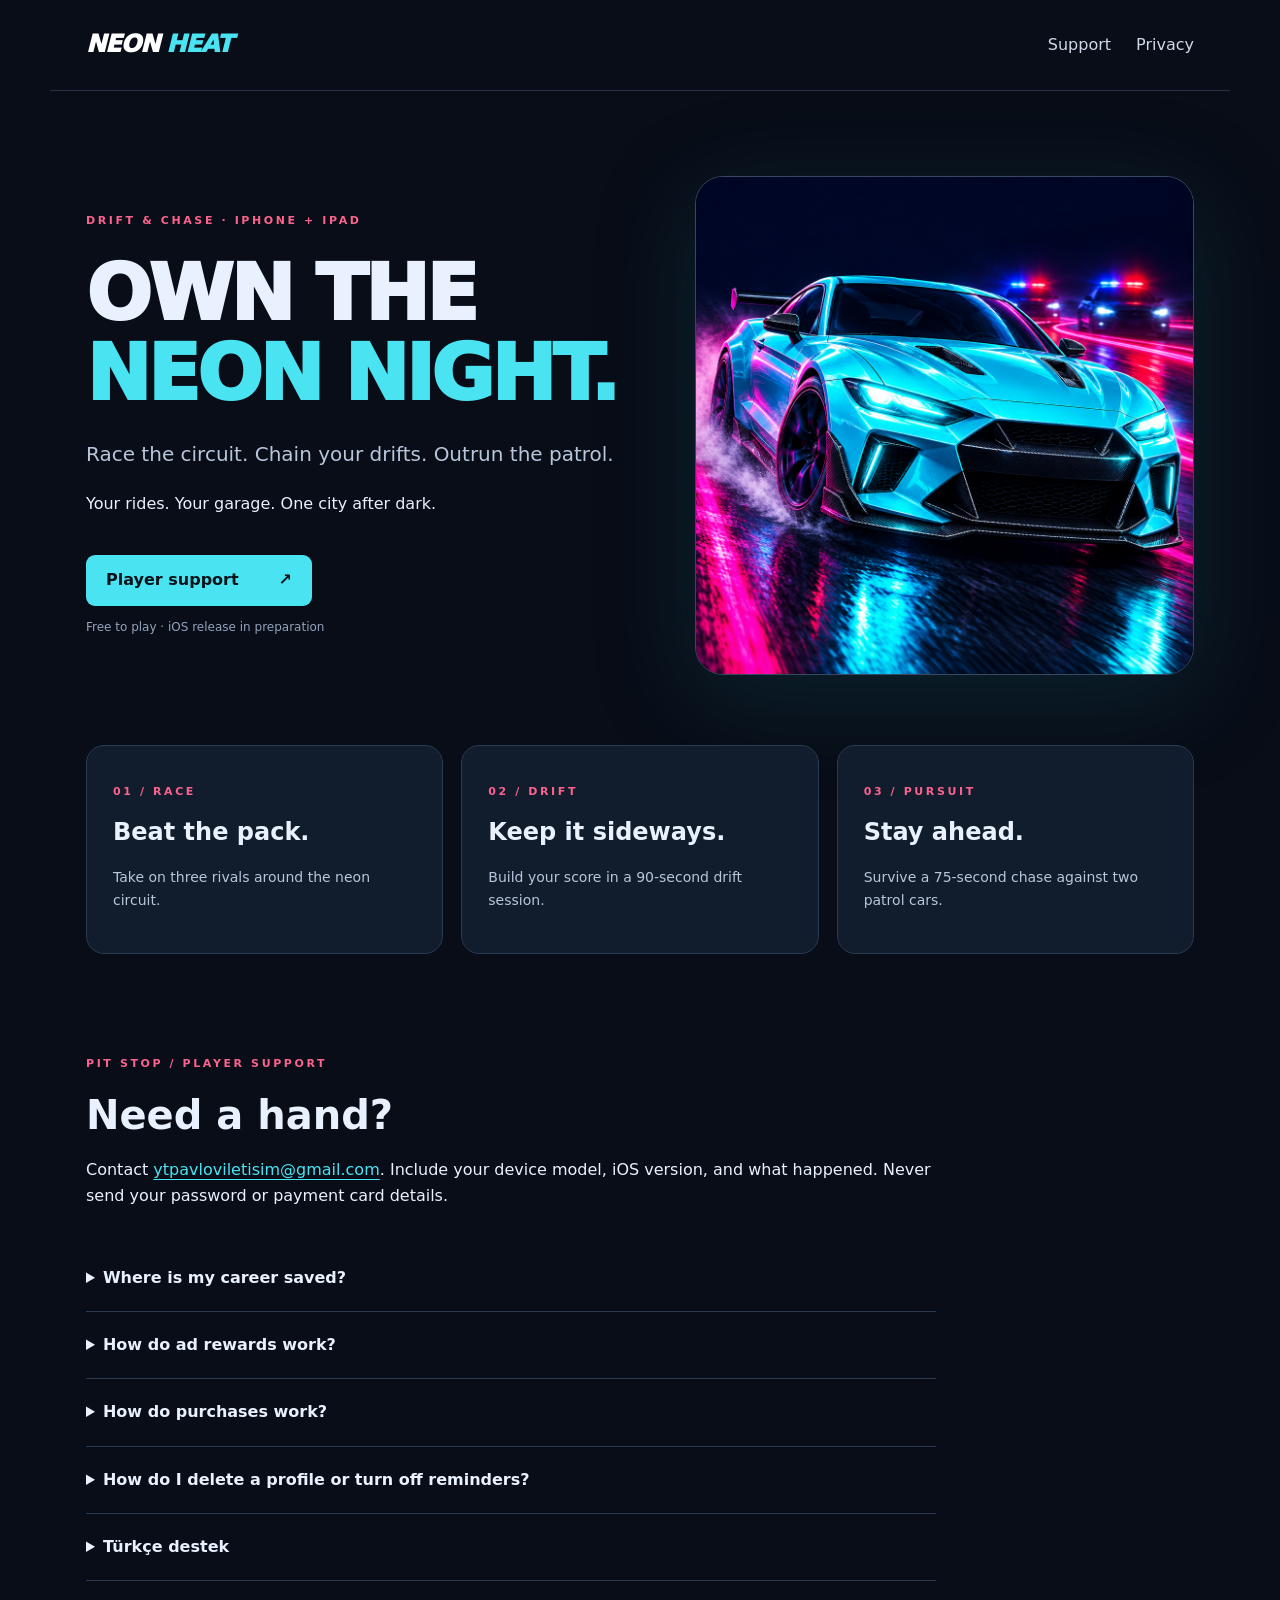
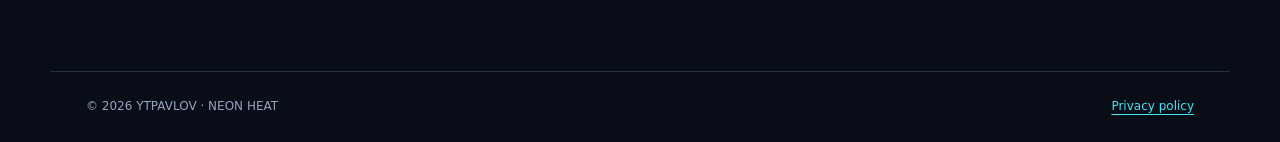
<file: index.html>
<!doctype html>
<html lang="en"><head><meta charset="utf-8"><meta name="viewport" content="width=device-width,initial-scale=1"><meta name="description" content="NEON HEAT: Drift & Chase — arcade racing for iPhone and iPad. Player support and privacy information."><title>NEON HEAT · Player Support</title><link rel="icon" href="icon.png"><link rel="stylesheet" href="style.css"></head>
<body><header><a href="./" class="wordmark">NEON <span>HEAT</span></a><nav><a href="#support">Support</a><a href="privacy.html">Privacy</a></nav></header><main>
<section class="hero"><div><p class="eyebrow">DRIFT & CHASE · IPHONE + IPAD</p><h1>OWN THE<br><span>NEON NIGHT.</span></h1><p class="lede">Race the circuit. Chain your drifts. Outrun the patrol.</p><p>Your rides. Your garage. One city after dark.</p><a class="button" href="#support">Player support <span>↗</span></a><p class="small">Free to play · iOS release in preparation</p></div><img class="hero-icon" src="icon.png" alt="NEON HEAT app icon: a cyan sports car under neon lights"></section>
<section class="modes"><article><p class="eyebrow">01 / RACE</p><h2>Beat the pack.</h2><p>Take on three rivals around the neon circuit.</p></article><article><p class="eyebrow">02 / DRIFT</p><h2>Keep it sideways.</h2><p>Build your score in a 90-second drift session.</p></article><article><p class="eyebrow">03 / PURSUIT</p><h2>Stay ahead.</h2><p>Survive a 75-second chase against two patrol cars.</p></article></section>
<section id="support" class="support"><p class="eyebrow">PIT STOP / PLAYER SUPPORT</p><h2>Need a hand?</h2><p>Contact <a href="mailto:ytpavloviletisim@gmail.com">ytpavloviletisim@gmail.com</a>. Include your device model, iOS version, and what happened. Never send your password or payment card details.</p><div class="faq">
<details><summary>Where is my career saved?</summary><p>Your career is stored on this device. Signing in selects your local driver profile; it does not sync progress between devices. Keep the app installed to retain progress.</p></details>
<details><summary>How do ad rewards work?</summary><p>Choose an optional rewarded video for a second chance after capture or to double session winnings. A reward is granted only after the ad service confirms completion. Closing an ad early does not grant a reward. An ad may be unavailable.</p></details>
<details><summary>How do purchases work?</summary><p>The game is free. Optional coin packs, permanent ad-free VIP and premium vehicles use Apple's purchase system at the price shown by the App Store. In the upcoming seven-vehicle build, five vehicles can be earned with in-game coins; M4 and RS5 are separate permanent purchases. Cosmetics and upgrades use in-game coins. VIP removes every ad; eligible reward benefits remain subject to each session's limits. Use Restore Purchases with the same Apple purchase account for VIP and premium vehicles. Coins are consumable items and are not restored. For a missing completed purchase, contact support with the transaction reference, never your card details.</p></details>
<details><summary>How do I delete a profile or turn off reminders?</summary><p>Open Settings in the game to delete the current local profile, change notification preferences, or sign out. You can also disable notifications in iOS Settings. Profile deletion is permanent and removes its local career.</p></details>
<details><summary>Türkçe destek</summary><p>Destek için <a href="mailto:ytpavloviletisim@gmail.com">ytpavloviletisim@gmail.com</a> adresine yazabilirsin. Cihaz modeli, iOS sürümü ve yaşadığın sorunu ekle. Kariyer bu cihazda saklanır; hesapla giriş yapmak cihazlar arasında kayıt eşitlemez. Reklam erken kapatılırsa ödül verilmez. Oyun ücretsizdir. Hazırlanan yedi araçlı sürümde beş araç oyun parasıyla açılır; M4 ve RS5 ayrı, kalıcı satın almalardır. Tek seferlik VIP tüm reklamları kaldırır. VIP ve premium araçlar aynı Apple satın alma hesabıyla Satın Almaları Geri Yükle üzerinden geri yüklenebilir; harcanan oyun parası geri yüklenmez. Bildirimler ve yerel profil silme seçeneği oyun ayarlarındadır.</p></details>
</div></section></main><footer><span>© 2026 YTPAVLOV · NEON HEAT</span><a href="privacy.html">Privacy policy</a></footer></body></html>
</file>
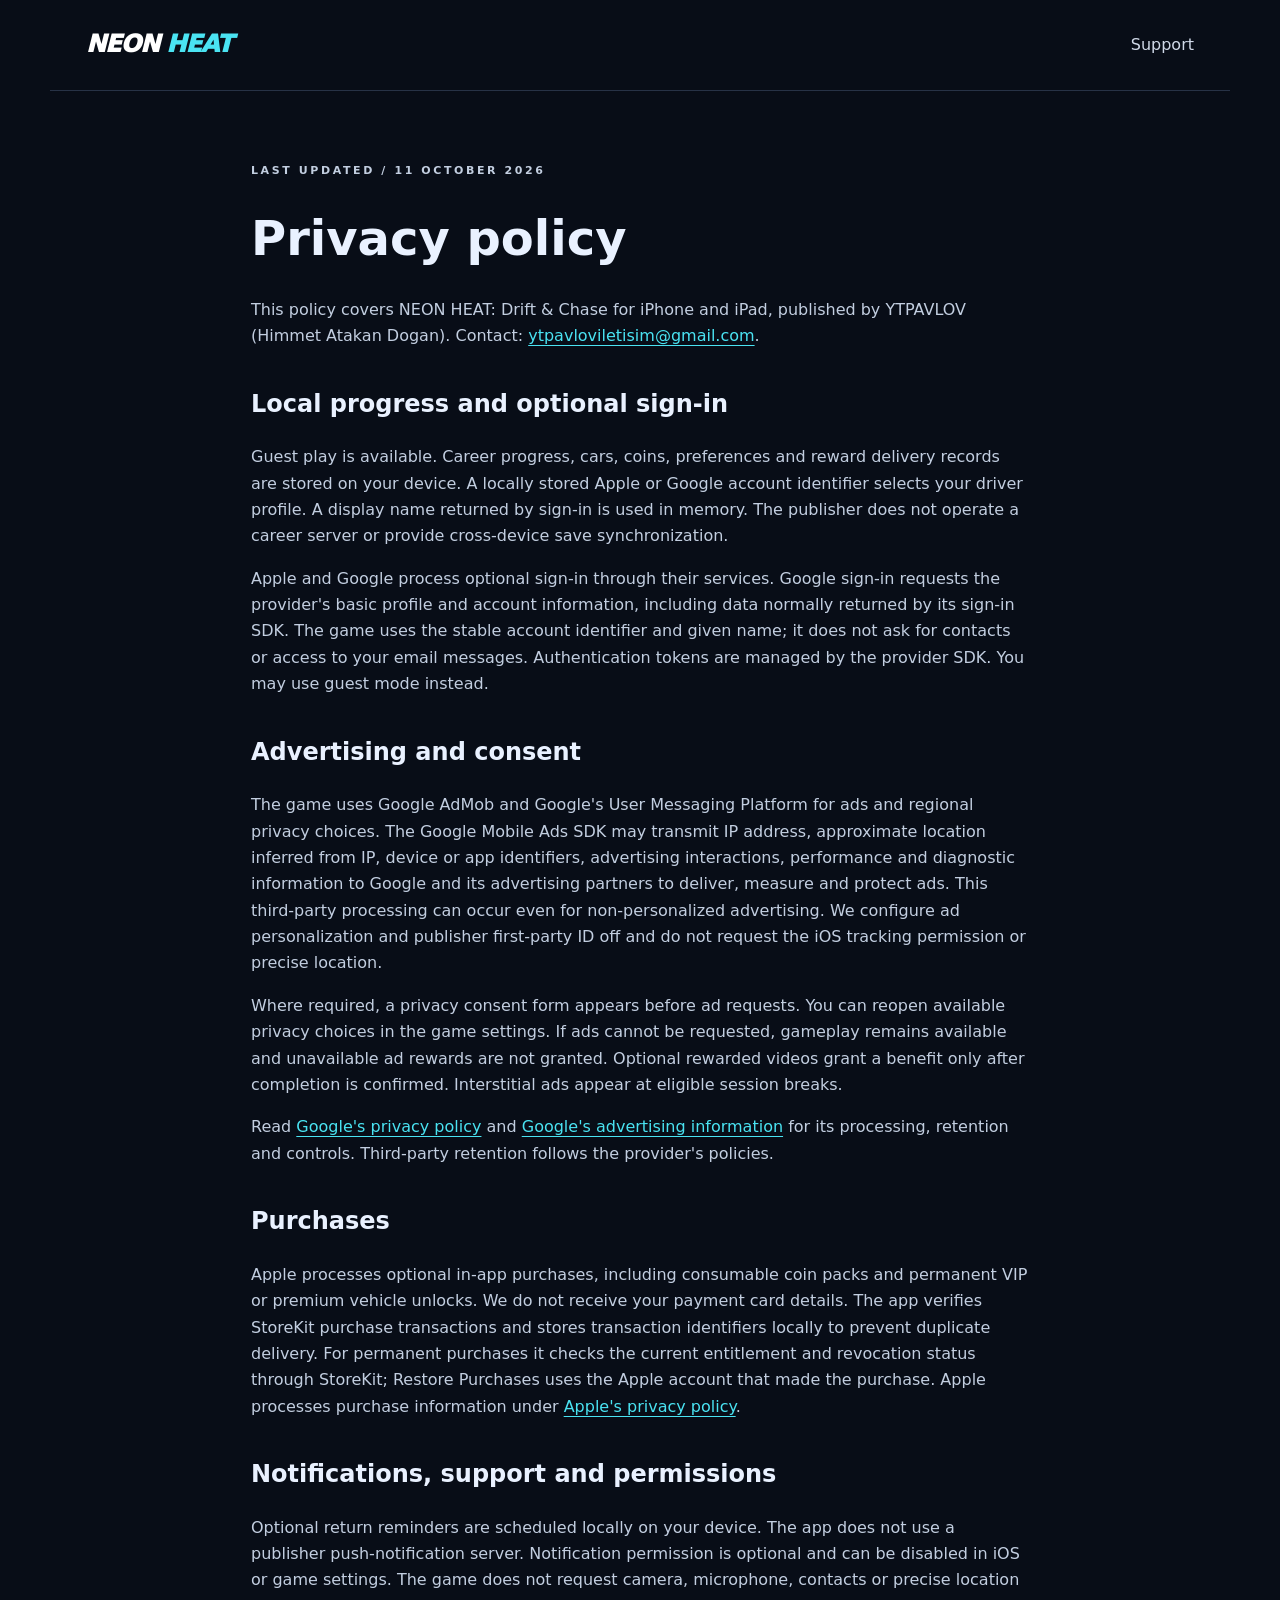
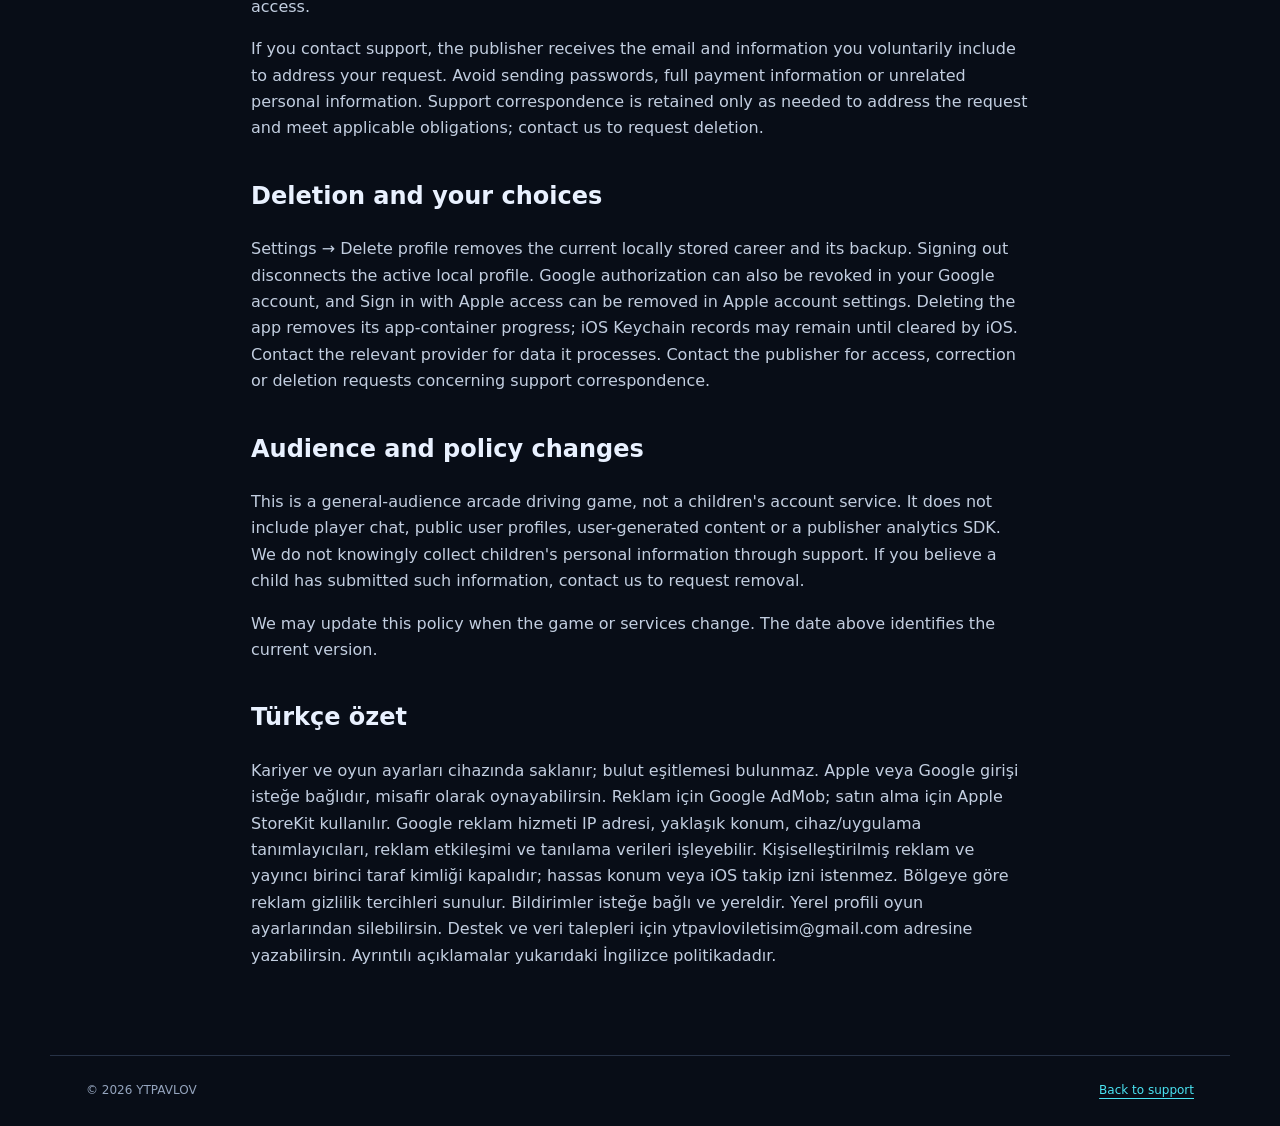
<file: privacy.html>
<!doctype html><html lang="en"><head><meta charset="utf-8"><meta name="viewport" content="width=device-width,initial-scale=1"><title>NEON HEAT · Privacy Policy</title><link rel="stylesheet" href="style.css"></head><body><header><a class="wordmark" href="./">NEON <span>HEAT</span></a><nav><a href="./#support">Support</a></nav></header><main class="policy"><p class="eyebrow">LAST UPDATED / 11 OCTOBER 2026</p><h1>Privacy policy</h1><p>This policy covers NEON HEAT: Drift & Chase for iPhone and iPad, published by YTPAVLOV (Himmet Atakan Dogan). Contact: <a href="mailto:ytpavloviletisim@gmail.com">ytpavloviletisim@gmail.com</a>.</p>
<h2>Local progress and optional sign-in</h2><p>Guest play is available. Career progress, cars, coins, preferences and reward delivery records are stored on your device. A locally stored Apple or Google account identifier selects your driver profile. A display name returned by sign-in is used in memory. The publisher does not operate a career server or provide cross-device save synchronization.</p><p>Apple and Google process optional sign-in through their services. Google sign-in requests the provider's basic profile and account information, including data normally returned by its sign-in SDK. The game uses the stable account identifier and given name; it does not ask for contacts or access to your email messages. Authentication tokens are managed by the provider SDK. You may use guest mode instead.</p>
<h2>Advertising and consent</h2><p>The game uses Google AdMob and Google's User Messaging Platform for ads and regional privacy choices. The Google Mobile Ads SDK may transmit IP address, approximate location inferred from IP, device or app identifiers, advertising interactions, performance and diagnostic information to Google and its advertising partners to deliver, measure and protect ads. This third-party processing can occur even for non-personalized advertising. We configure ad personalization and publisher first-party ID off and do not request the iOS tracking permission or precise location.</p><p>Where required, a privacy consent form appears before ad requests. You can reopen available privacy choices in the game settings. If ads cannot be requested, gameplay remains available and unavailable ad rewards are not granted. Optional rewarded videos grant a benefit only after completion is confirmed. Interstitial ads appear at eligible session breaks.</p><p>Read <a href="https://policies.google.com/privacy">Google's privacy policy</a> and <a href="https://support.google.com/admob/answer/6128543">Google's advertising information</a> for its processing, retention and controls. Third-party retention follows the provider's policies.</p>
<h2>Purchases</h2><p>Apple processes optional in-app purchases, including consumable coin packs and permanent VIP or premium vehicle unlocks. We do not receive your payment card details. The app verifies StoreKit purchase transactions and stores transaction identifiers locally to prevent duplicate delivery. For permanent purchases it checks the current entitlement and revocation status through StoreKit; Restore Purchases uses the Apple account that made the purchase. Apple processes purchase information under <a href="https://www.apple.com/legal/privacy/">Apple's privacy policy</a>.</p>
<h2>Notifications, support and permissions</h2><p>Optional return reminders are scheduled locally on your device. The app does not use a publisher push-notification server. Notification permission is optional and can be disabled in iOS or game settings. The game does not request camera, microphone, contacts or precise location access.</p><p>If you contact support, the publisher receives the email and information you voluntarily include to address your request. Avoid sending passwords, full payment information or unrelated personal information. Support correspondence is retained only as needed to address the request and meet applicable obligations; contact us to request deletion.</p>
<h2>Deletion and your choices</h2><p>Settings → Delete profile removes the current locally stored career and its backup. Signing out disconnects the active local profile. Google authorization can also be revoked in your Google account, and Sign in with Apple access can be removed in Apple account settings. Deleting the app removes its app-container progress; iOS Keychain records may remain until cleared by iOS. Contact the relevant provider for data it processes. Contact the publisher for access, correction or deletion requests concerning support correspondence.</p>
<h2>Audience and policy changes</h2><p>This is a general-audience arcade driving game, not a children's account service. It does not include player chat, public user profiles, user-generated content or a publisher analytics SDK. We do not knowingly collect children's personal information through support. If you believe a child has submitted such information, contact us to request removal.</p><p>We may update this policy when the game or services change. The date above identifies the current version.</p>
<h2 lang="tr">Türkçe özet</h2><p lang="tr">Kariyer ve oyun ayarları cihazında saklanır; bulut eşitlemesi bulunmaz. Apple veya Google girişi isteğe bağlıdır, misafir olarak oynayabilirsin. Reklam için Google AdMob; satın alma için Apple StoreKit kullanılır. Google reklam hizmeti IP adresi, yaklaşık konum, cihaz/uygulama tanımlayıcıları, reklam etkileşimi ve tanılama verileri işleyebilir. Kişiselleştirilmiş reklam ve yayıncı birinci taraf kimliği kapalıdır; hassas konum veya iOS takip izni istenmez. Bölgeye göre reklam gizlilik tercihleri sunulur. Bildirimler isteğe bağlı ve yereldir. Yerel profili oyun ayarlarından silebilirsin. Destek ve veri talepleri için ytpavloviletisim@gmail.com adresine yazabilirsin. Ayrıntılı açıklamalar yukarıdaki İngilizce politikadadır.</p>
</main><footer><span>© 2026 YTPAVLOV</span><a href="./">Back to support</a></footer></body></html>
</file>
<file: style.css>
*{box-sizing:border-box}html{scroll-behavior:smooth}body{margin:0;background:#080d17;color:#e9f1ff;font:16px/1.65 system-ui,-apple-system,sans-serif}a{color:#4ae3f2;text-underline-offset:4px}header,footer{max-width:1180px;margin:auto;padding:25px 36px;display:flex;justify-content:space-between;align-items:center;gap:24px}header{border-bottom:1px solid #273246}.wordmark{font-size:24px;font-style:italic;font-weight:950;letter-spacing:-1px;color:white;text-decoration:none}.wordmark span,h1 span{color:#4ae3f2}nav{display:flex;gap:25px}nav a{color:#d0d9e8;text-decoration:none}main{max-width:1180px;margin:auto;padding:0 36px}.hero{display:grid;grid-template-columns:1.1fr 1fr;gap:60px;align-items:center;padding:85px 0 70px}.eyebrow{font-size:11px;font-weight:800;letter-spacing:2.6px;color:#fb638e}.hero h1{font-size:clamp(43px,6vw,77px);font-weight:950;line-height:1.04;letter-spacing:-3px;margin:24px 0}.lede{font-size:20px;color:#b8c6db}.hero-icon{width:100%;border-radius:28px;border:1px solid #394861;box-shadow:0 22px 100px #13546450}.button{display:inline-flex;justify-content:space-between;gap:40px;color:#08131a;background:#4ae3f2;font-weight:800;border-radius:9px;padding:12px 20px;text-decoration:none;margin-top:22px}.small{font-size:12px;color:#94a4bd}.modes{display:grid;grid-template-columns:repeat(3,1fr);gap:18px}.modes article{background:#111c2c;border:1px solid #2a3a50;border-radius:18px;padding:26px}.modes h2{font-size:24px;margin:12px 0}.modes p:last-child{color:#b8c6db;font-size:14px}.support{max-width:850px;padding:90px 0}.support h2{font-size:40px;line-height:1.1;margin:20px 0}.faq{margin-top:35px}details{border-bottom:1px solid #2a3a50;padding:20px 0}summary{font-weight:700;cursor:pointer}details p{color:#b8c6db}footer{font-size:12px;color:#94a4bd;border-top:1px solid #273246}.policy{max-width:850px;padding-top:60px;padding-bottom:70px}.policy h1{font-size:48px;line-height:1.1}.policy h2{font-size:24px;margin-top:35px}.policy p{color:#c2cee0}@media(max-width:700px){header,footer{padding:22px}main{padding:0 22px}.hero{grid-template-columns:1fr;gap:35px;padding:45px 0}.hero-icon{max-width:440px}.modes{grid-template-columns:1fr}.support{padding:50px 0}footer{align-items:flex-start}.policy h1{font-size:38px}}
</file>
